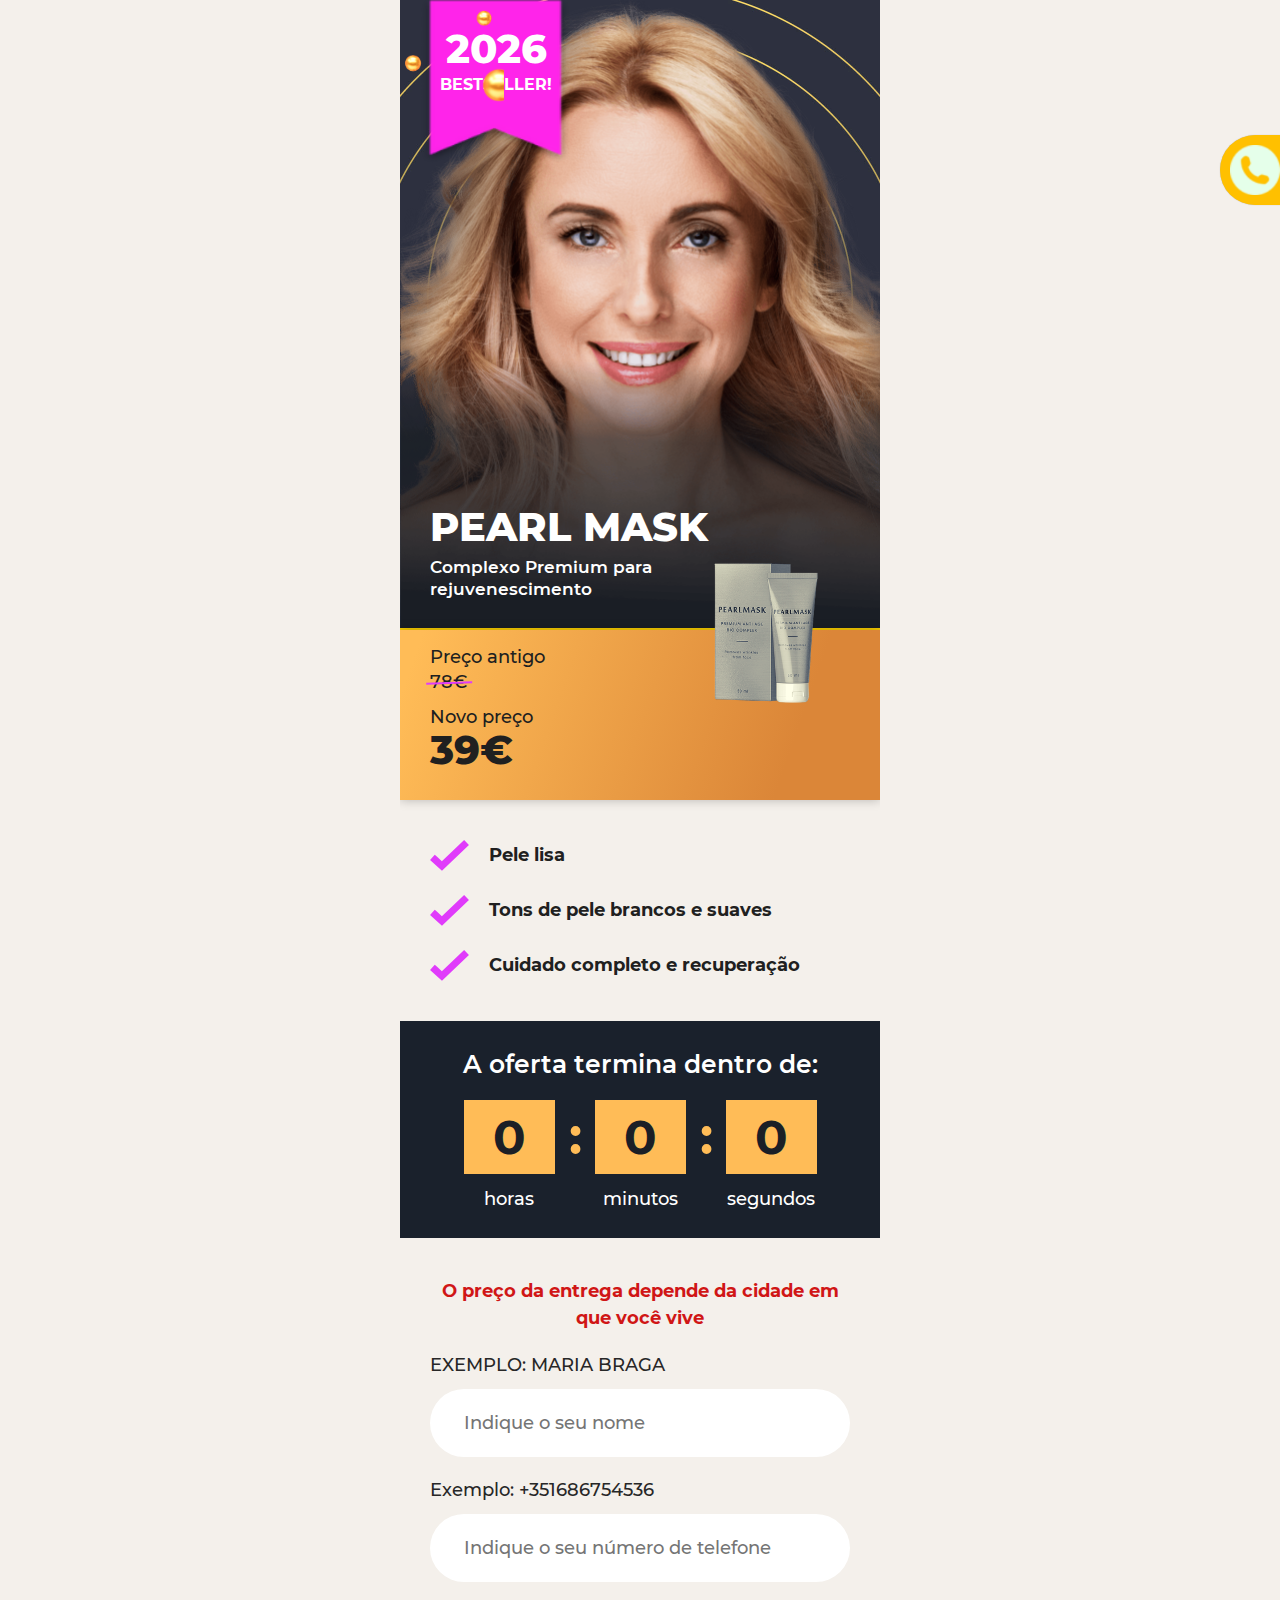
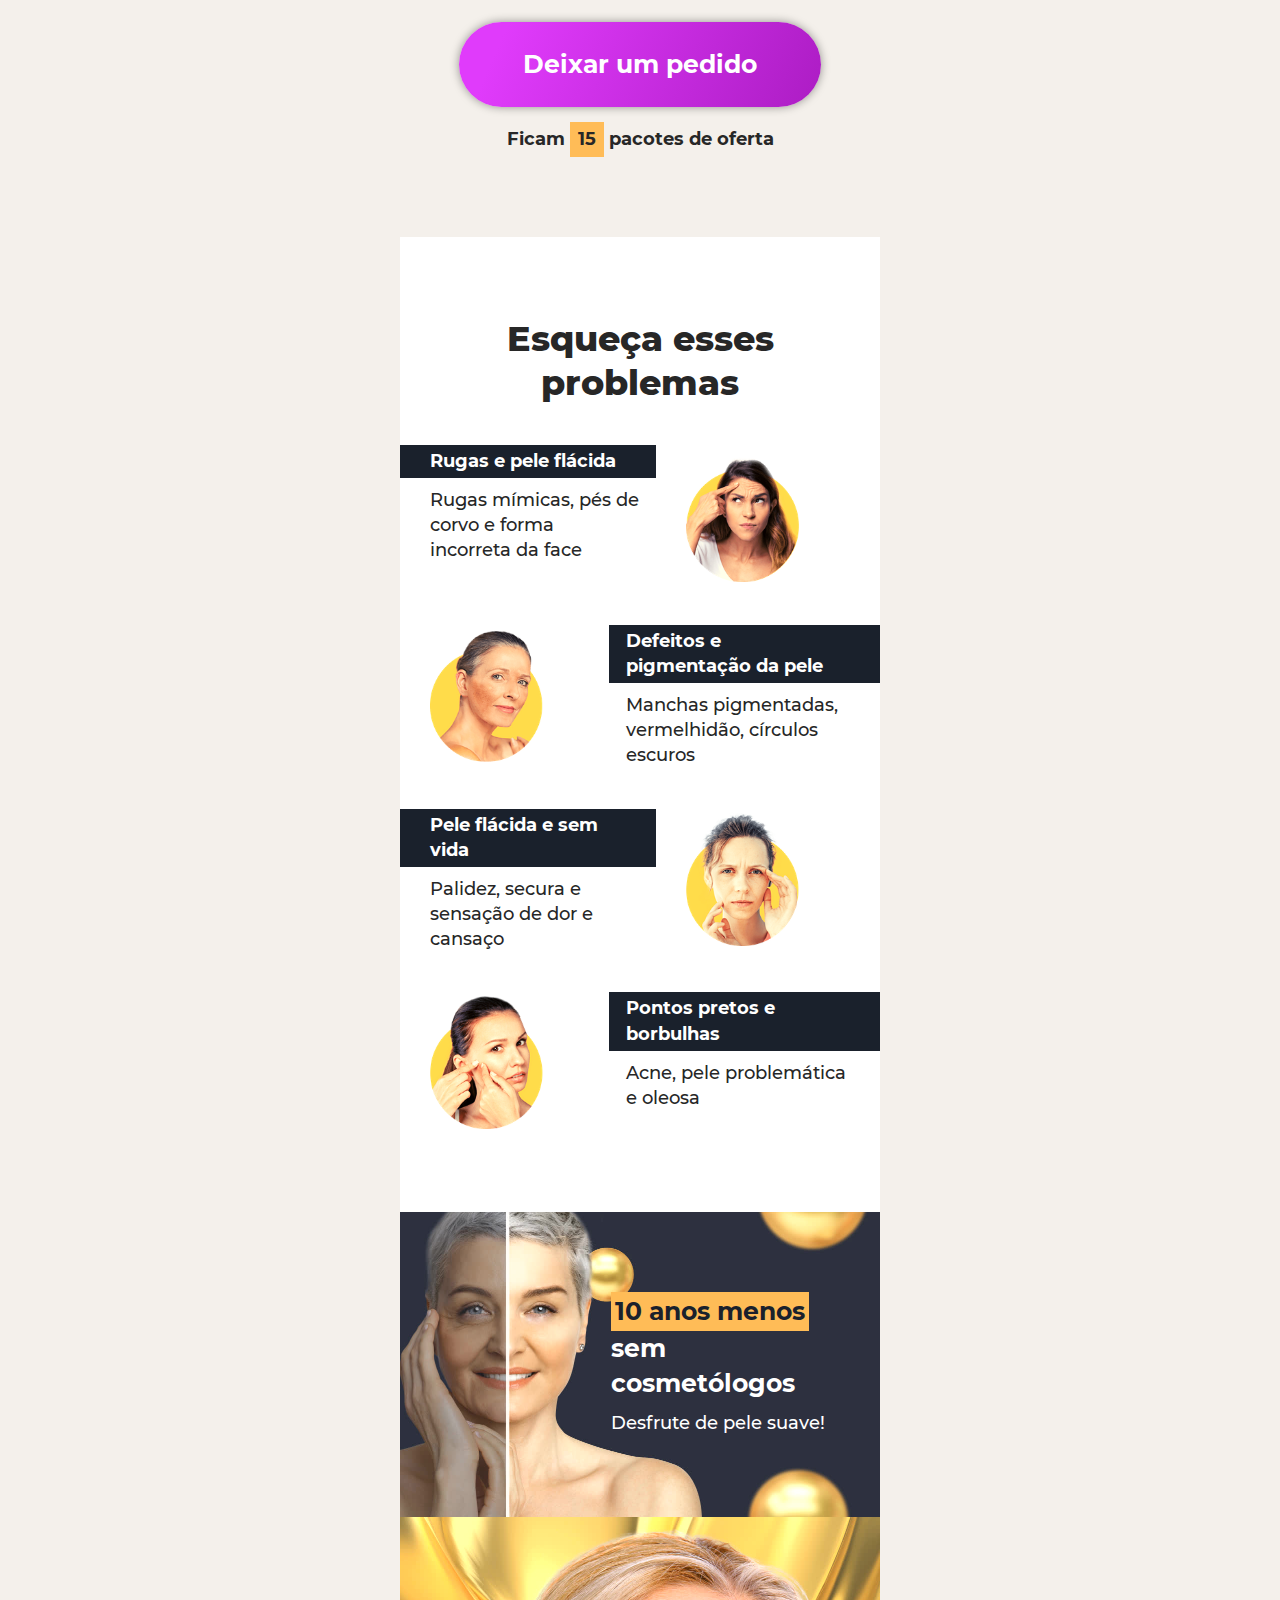
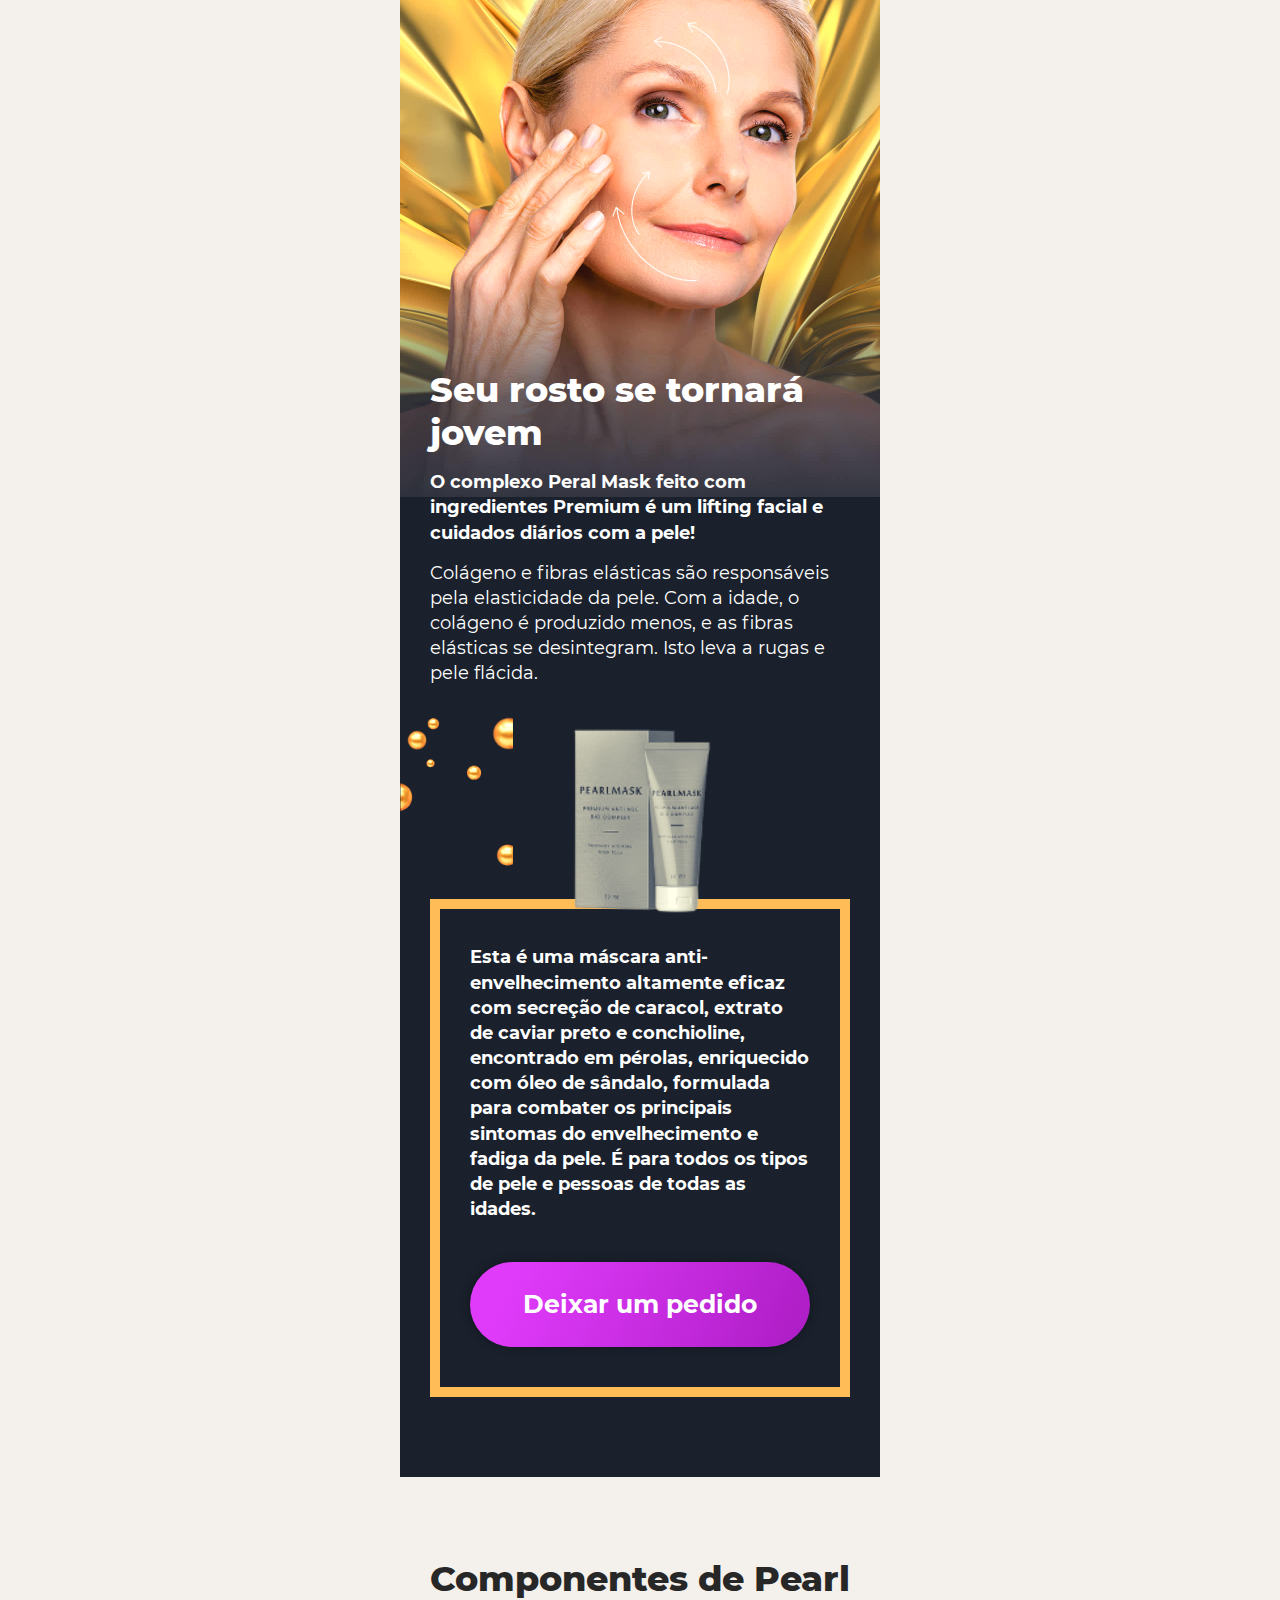
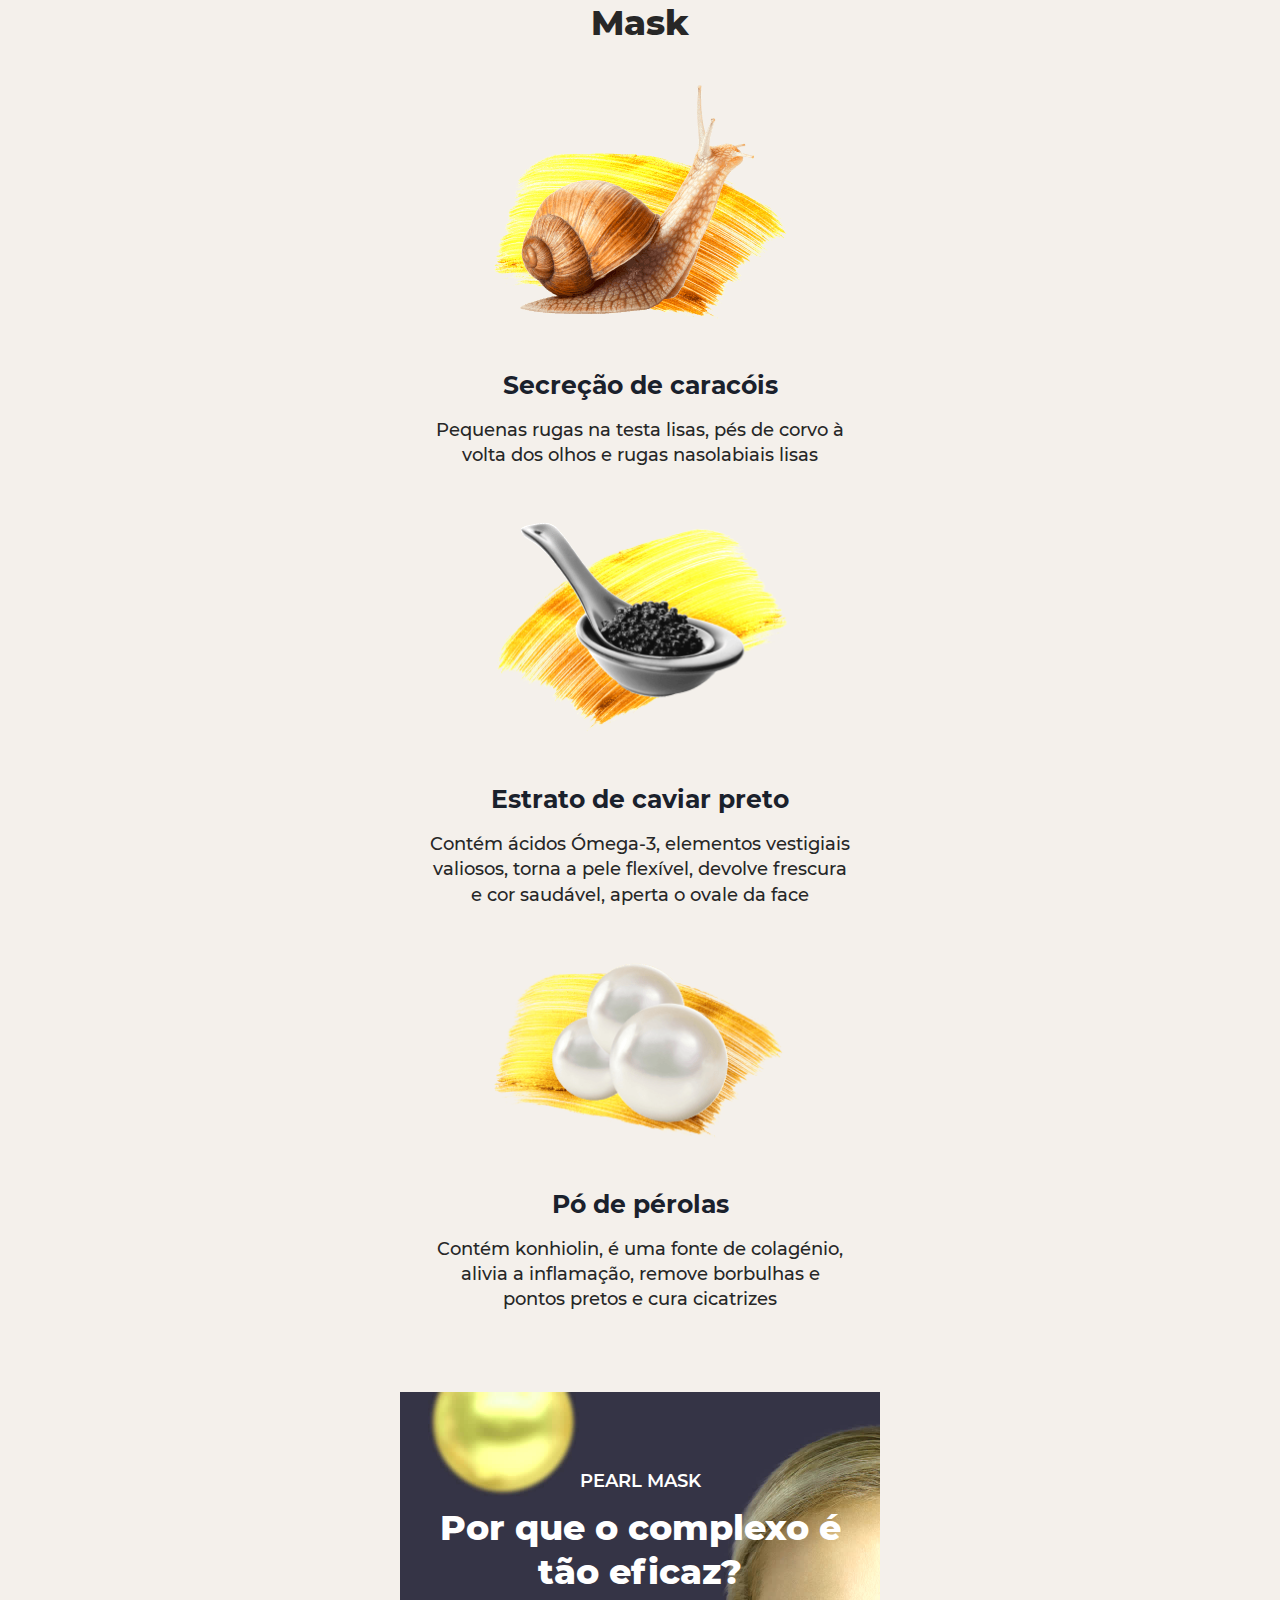
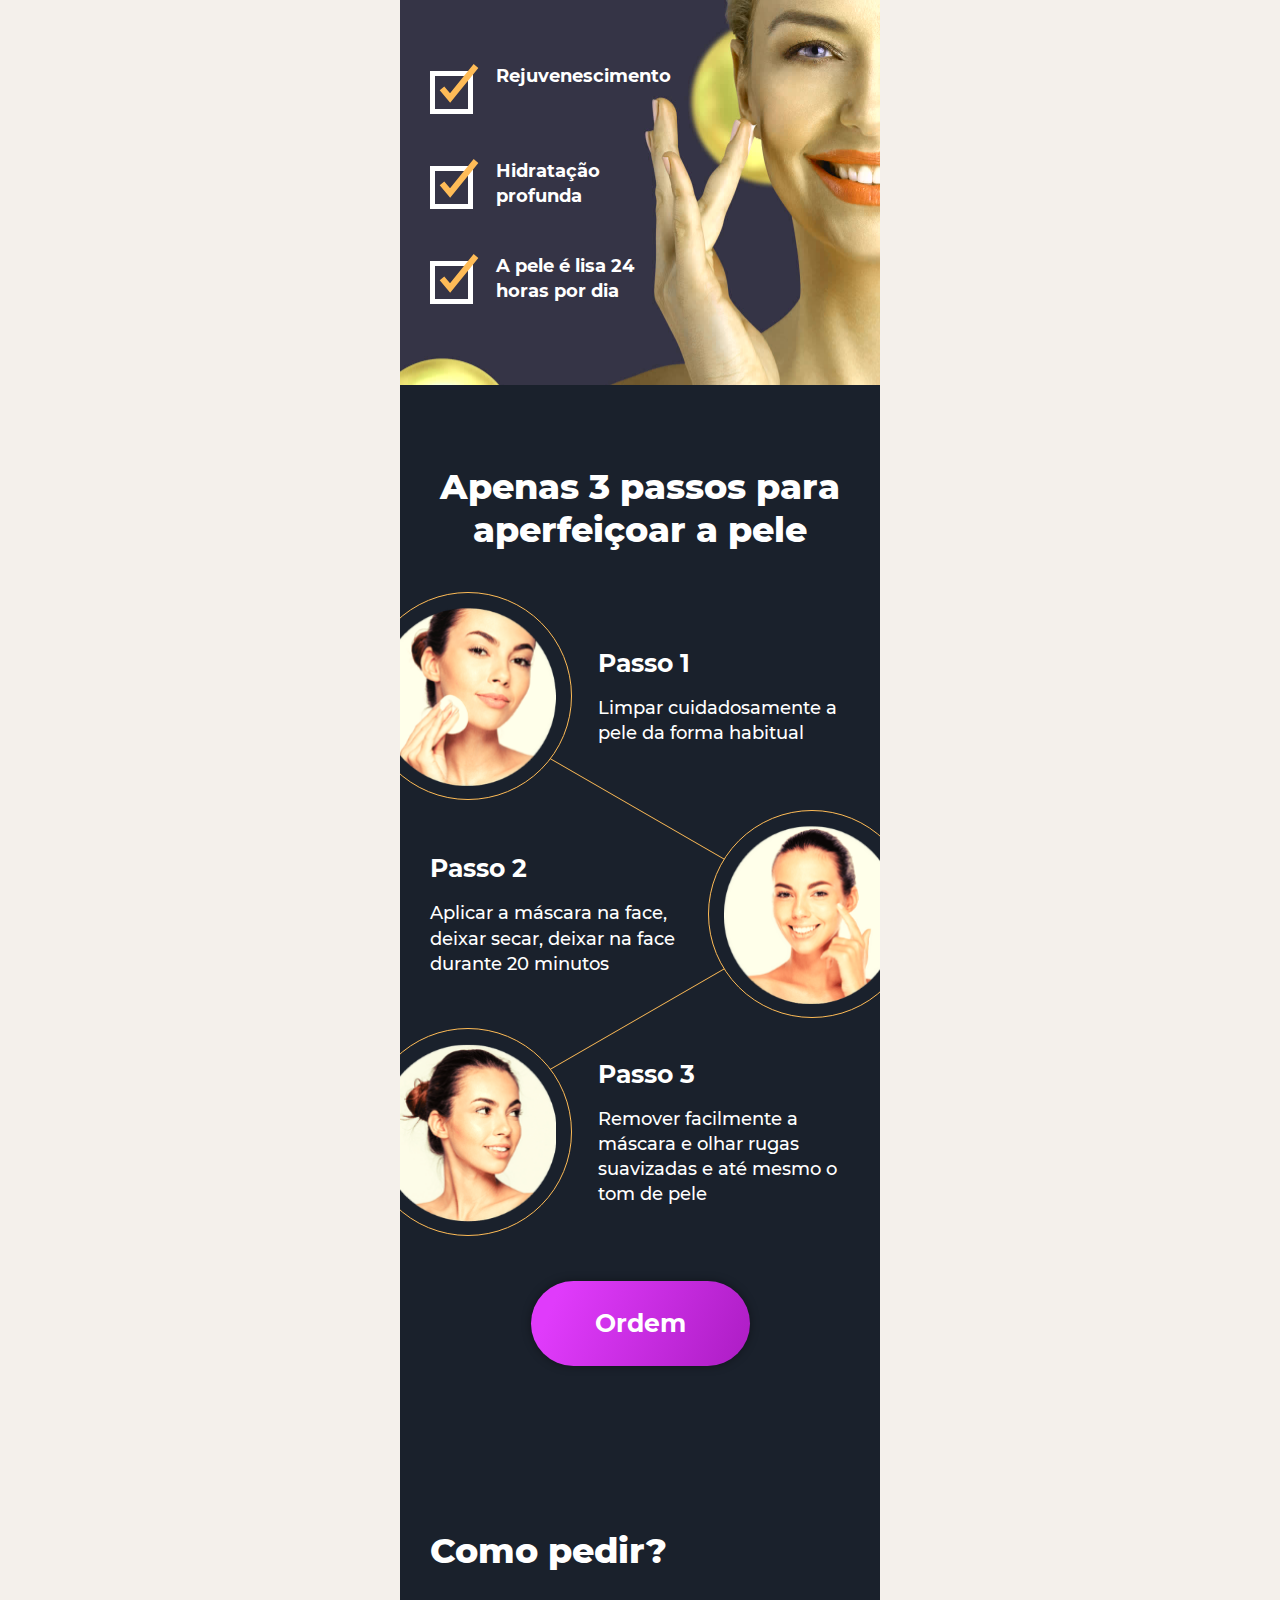
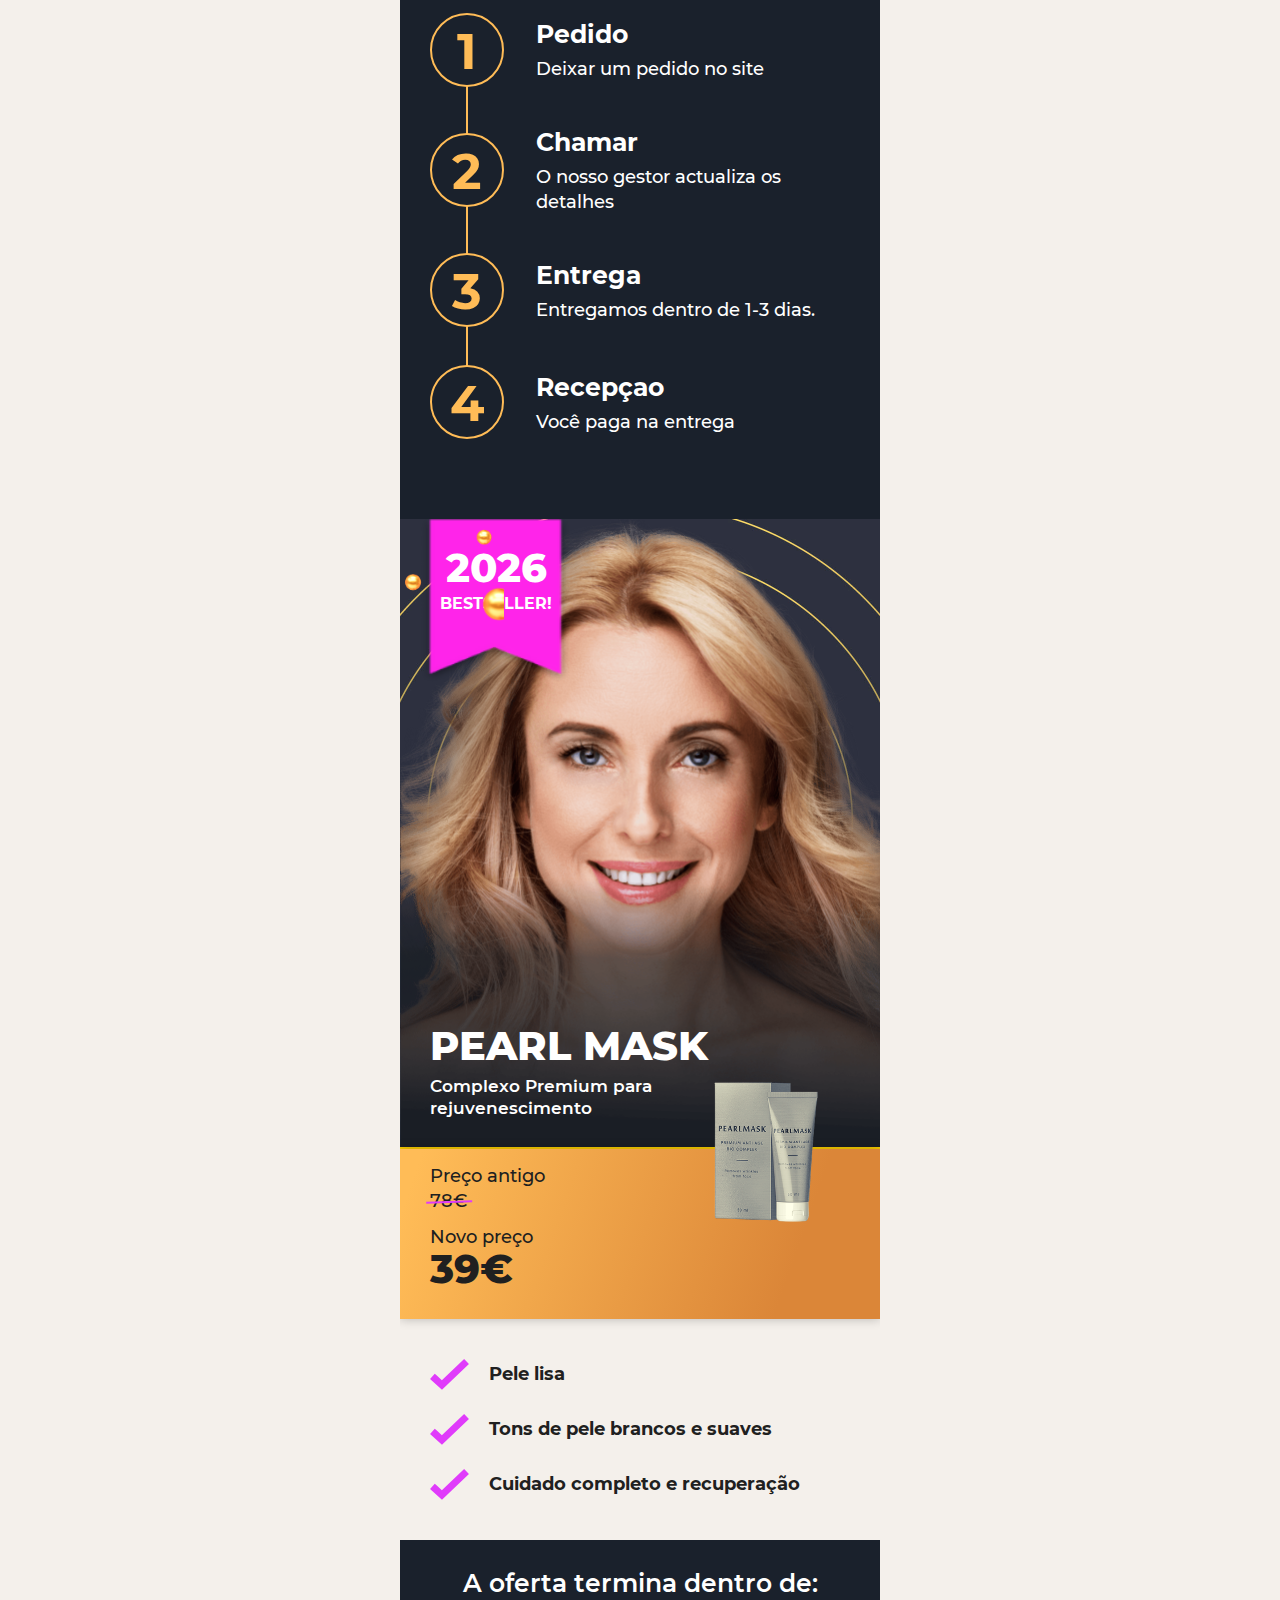
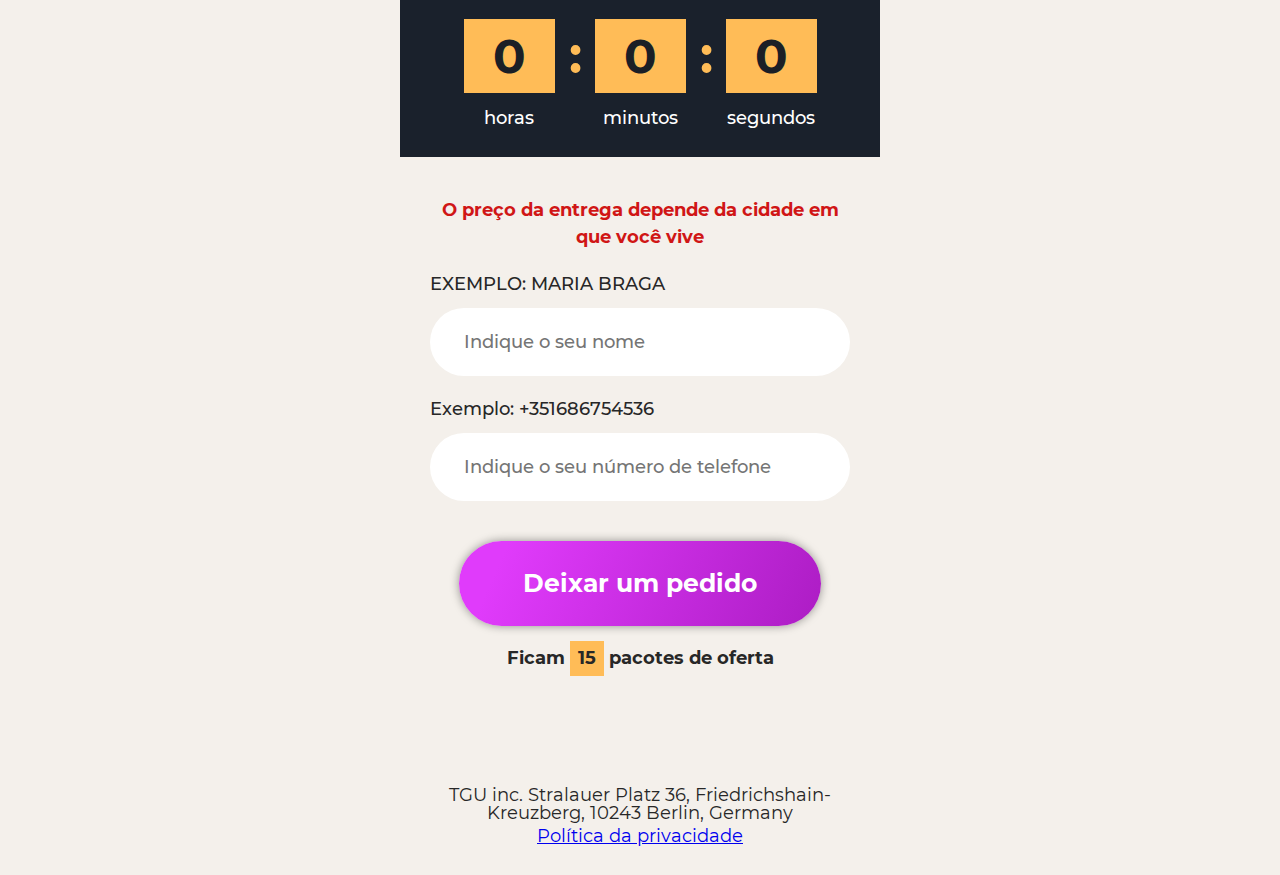
<file: index.html>
<!DOCTYPE html>
<html>

<head>
    <meta charset="utf-8">
    <meta name="description" content>
    <meta name="viewport" content="width=device-width,initial-scale=1">
    <title>Pearl Mask</title>
    <link rel="apple-touch-icon" href="img/apple-touch-icon.png">
    <link rel="stylesheet" href="css/main.css">
</head>

<body><svg width="0" height="0" style="position:absolute">
        <symbol fill="none" viewBox="0 0 39 39" id="arrow-next" xmlns="http://www.w3.org/2000/svg">
            <circle r="18" transform="matrix(-1 0 0 1 19.5 19.5)" stroke="#1A212C" stroke-width="3" />
            <path d="M14.733 12.133l9.534 7.8-9.534 7.8" stroke="#1A212C" stroke-width="3" />
        </symbol>
        <symbol fill="none" viewBox="0 0 39 39" id="arrow-prev" xmlns="http://www.w3.org/2000/svg">
            <circle cx="19.5" cy="19.5" r="18" stroke="#1A212C" stroke-width="3" />
            <path d="M24.267 12.133l-9.534 7.8 9.534 7.8" stroke="#1A212C" stroke-width="3" />
        </symbol>
        <symbol fill="none" viewBox="0 0 39 31" id="check-purple" xmlns="http://www.w3.org/2000/svg">
            <path d="M5 19.708L11.917 26 34 5" stroke="#E03BFB" stroke-width="7" stroke-linecap="square" />
        </symbol>
        <symbol fill="none" viewBox="0 0 49 50" id="checkbox" xmlns="http://www.w3.org/2000/svg">
            <path stroke="#fff" stroke-width="5" d="M2.5 9.5h38v38h-38z" />
            <path d="M12 24.412L20.11 34 46 2" stroke="#FFBC57" stroke-width="6" />
        </symbol>
        <symbol fill="none" viewBox="0 0 96 17" id="logo" xmlns="http://www.w3.org/2000/svg">
            <path
                d="M0 .18h2.94v6.76h3.3V.18H9.2v16.2H6.24V9.06h-3.3v7.32H0V.18zM10.759.18h2.92v16.2h-2.92V.18zM17.607.18h3.16l3.24 16.2h-2.74l-.64-3.74h-2.82l-.66 3.74h-2.78l3.24-16.2zm2.7 10.58l-1.1-6.8-1.1 6.8h2.2zM24.636.18h2.94v14.18h3.94v2.02h-6.88V.18zM36.337 16.6c-1.173 0-2.093-.213-2.76-.64-.666-.427-1.133-1.033-1.4-1.82-.266-.787-.4-1.787-.4-3V.18h2.88v11.3c0 .933.107 1.653.32 2.16.227.507.68.76 1.36.76.694 0 1.147-.253 1.36-.76.227-.507.34-1.227.34-2.16V.18h2.86v10.96c0 1.2-.133 2.2-.4 3-.266.787-.733 1.393-1.4 1.82-.666.427-1.586.64-2.76.64zM42.226.18h3.9c1.706 0 2.98.327 3.82.98.84.64 1.26 1.747 1.26 3.32 0 1.027-.154 1.867-.46 2.52-.294.64-.807 1.107-1.54 1.4l2.26 7.98h-2.96l-1.94-7.42h-1.4v7.42h-2.94V.18zm3.88 6.94c.84 0 1.433-.193 1.78-.58.36-.387.54-1.02.54-1.9 0-.853-.16-1.473-.48-1.86-.307-.387-.867-.58-1.68-.58h-1.1v4.92h.94zM56.778 16.6c-1.68 0-2.88-.447-3.6-1.34-.72-.907-1.08-2.227-1.08-3.96V5.22c0-1.72.36-3.02 1.08-3.9.72-.88 1.92-1.32 3.6-1.32 1.667 0 2.86.44 3.58 1.32.72.88 1.08 2.18 1.08 3.9v6.08c0 1.72-.366 3.033-1.1 3.94-.72.907-1.906 1.36-3.56 1.36zm0-2.18c.654 0 1.094-.207 1.32-.62.227-.413.34-1.013.34-1.8V4.54c0-.787-.113-1.38-.34-1.78-.213-.4-.653-.6-1.32-.6-.666 0-1.113.207-1.34.62-.226.4-.34.987-.34 1.76V12c0 .787.114 1.387.34 1.8.227.413.674.62 1.34.62zM62.628.18h2.06l3.94 9.24V.18h2.44v16.2h-1.96l-3.96-9.68v9.68h-2.52V.18zM72.606.18h2.92v16.2h-2.92V.18zM77.034.18h2.94V7.3l3.22-7.12h2.82l-3.1 7.22 3.42 8.98h-2.94l-2.7-7.36-.72 1.22v6.14h-2.94V.18z"
                fill="#fff" />
            <path
                d="M89.099.18h3.16l3.24 16.2h-2.74l-.64-3.74h-2.82l-.66 3.74h-2.78l3.24-16.2zm2.7 10.58l-1.1-6.8-1.1 6.8h2.2z"
                fill="#fff" />
        </symbol>
    </svg>
    <div class="mk-wrapper">
        <header class="header">
            <div class="header__hero hero">
                <div class="hero__discount">
                    <p><span>
                            <script>
                                document.write((new Date).getFullYear())
                            </script>
                        </span> bestseller!</p>
                </div>
                <div class="hero__befaf"><img src="img/hero-before.png" alt class="before">
                    <div class="after">
                        <div class="after__inner"></div>
                    </div>
                </div>
                <div class="hero__fg"><img src="img/hero-balls.png" alt></div>
                <div class="hero__text">
                    <h1> Pearl Mask</h1>
                    <p> Complexo Premium para rejuvenescimento </p>
                </div>
            </div>
            <div class="header__prodprice prodprice">
                <div class="prodprice__price">
                    <p class="old"> Preço antigo<br><span>78&euro;</span></p>
                    <p class="new"> Novo preço <span> 39&euro;</span></p>
                </div>
                <div class="prodprice__prod"><img src="img/product.png" alt></div>
            </div>
            <ul class="header__list">
                <li>
                    <p><svg class="svg-check-purple-dims">
                            <use href="#check-purple" /></svg><span> Pele lisa</span></p>
                </li>
                <li>
                    <p><svg class="svg-check-purple-dims">
                            <use href="#check-purple" /></svg><span> Tons de pele brancos e suaves</span></p>
                </li>
                <li>
                    <p><svg class="svg-check-purple-dims">
                            <use href="#check-purple" /></svg><span> Cuidado completo e recuperação</span></p>
                </li>
            </ul>
            <div class="header__timer">
                <p class="timer__remain"> A oferta termina dentro de:</p>
                <ul class="timer">
                    <li class="timer__item"><span class="num t-hour"> 0</span>
                        <p> horas</p>
                    </li>
                    <li class="timer__item"><span class="num t-min"> 0</span>
                        <p> minutos</p>
                    </li>
                    <li class="timer__item"><span class="num t-sec"> 0</span>
                        <p> segundos</p>
                    </li>
                </ul>
            </div>
            <div class="header__form">
                <p class="form__depends"> O preço da entrega depende da cidade em que você vive</p>
                <form action class="form" method="POST"><label for> EXEMPLO: MARIA BRAGA</label> <input type="text"
                        name="name" placeholder="Indique o seu nome" required> <label for> Exemplo:
                        +351686754536</label> <input type="tel" name="phone"
                        placeholder="Indique o seu número de telefone" required>
                    <fieldset><button type="submit" class="mk-button form__button"> Deixar um pedido</button></fieldset>
                </form>
                <p class="form__instock"> Ficam <span> 15</span> pacotes de oferta</p>
            </div>
        </header>
        <section class="section forget">
            <h2 class="section__title"> Esqueça esses problemas</h2>
            <ul class="forget__list">
                <li>
                    <div class="text">
                        <h3 class="text__title"> Rugas e pele flácida</h3>
                        <p class="text__text"> Rugas mímicas, pés de corvo e forma incorreta da face</p>
                    </div>
                    <div class="image"><img src="img/forget1.png" alt></div>
                </li>
                <li>
                    <div class="text">
                        <h3 class="text__title"> Defeitos e pigmentação da pele</h3>
                        <p class="text__text"> Manchas pigmentadas, vermelhidão, círculos escuros</p>
                    </div>
                    <div class="image"><img src="img/forget2.png" alt></div>
                </li>
                <li>
                    <div class="text">
                        <h3 class="text__title"> Pele flácida e sem vida</h3>
                        <p class="text__text"> Palidez, secura e sensação de dor e cansaço</p>
                    </div>
                    <div class="image"><img src="img/forget3.png" alt></div>
                </li>
                <li>
                    <div class="text">
                        <h3 class="text__title"> Pontos pretos e borbulhas</h3>
                        <p class="text__text"> Acne, pele problemática e oleosa</p>
                    </div>
                    <div class="image"><img src="img/forget4.png" alt></div>
                </li>
            </ul>
        </section>
        <section class="section minusten">
            <h3 class="minusten__title"><span> 10 anos menos</span><br> sem cosmetólogos</h3>
            <p class="minusten__text"> Desfrute de pele suave!</p>
        </section>
        <section class="instayoung">
            <h2 class="instayoung__title"> Seu rosto se tornará jovem</h2>
            <p class="section__text instayoung__text"><strong> O complexo Peral Mask feito com ingredientes Premium é um
                    lifting facial e cuidados diários com a pele!</strong></p>
            <p class="section__text instayoung__text"> Colágeno e fibras elásticas são responsáveis pela elasticidade da
                pele. Com a idade, o colágeno é produzido menos, e as fibras elásticas se desintegram. Isto leva a rugas
                e pele flácida.</p>
        </section>
        <section class="cta">
            <div class="cta__frame"><img src="img/product.png" alt class="cta__product">
                <p class="cta__text"> Esta é uma máscara anti-envelhecimento altamente eficaz com secreção de caracol,
                    extrato de caviar preto e conchioline, encontrado em pérolas, enriquecido com óleo de sândalo,
                    formulada para combater os principais sintomas do envelhecimento e fadiga da pele. É para
                    todos os tipos de pele e pessoas de todas as idades.</p><a href="#order-form"
                    class="mk-button cta__button"> Deixar um pedido</a>
            </div>
            <div class="cta__fg"><img src="img/instayoung-balls.png" alt></div>
        </section>
        <section class="section components">
            <h2 class="section__title"> Componentes de Pearl Mask</h2>
            <ul class="components__list">
                <li>
                    <div class="image"><img src="img/comp1.png" alt></div>
                    <h3> Secreção de caracóis</h3>
                    <p> Pequenas rugas na testa lisas, pés de corvo à volta dos olhos e rugas nasolabiais lisas</p>
                </li>
                <li>
                    <div class="image"><img src="img/comp2.png" alt></div>
                    <h3> Estrato de caviar preto</h3>
                    <p> Contém ácidos Ómega-3, elementos vestigiais valiosos, torna a pele flexível, devolve frescura e
                        cor saudável, aperta o ovale da face</p>
                </li>
                <li>
                    <div class="image"><img src="img/comp3.png" alt></div>
                    <h3> Pó de pérolas</h3>
                    <p> Contém konhiolin, é uma fonte de colagénio, alivia a inflamação, remove borbulhas e pontos
                        pretos e cura cicatrizes</p>
                </li>
                <!--  <li>
                    <div class="image"><img src="img/comp4.png" alt></div>
                    <h3> Аргановое масло</h3>
                    <p> Оно также изветно под именем "золото пустыни", идеально подходит для устранения и предотвращения признаков старения кожи</p>
                </li>
                <li>
                    <div class="image"><img src="img/comp5.png" alt></div>
                    <h3> Витамин Е</h3>
                    <p> Способствует выработке коллагена, делает кожу эластичной, свежей и светящейся</p>
                </li> -->
            </ul>
        </section>
        <section class="section effective">
            <div class="effective__logo"> Pearl Mask </div>
            <h2 class="section__title section__title--light"> Por que o complexo é tão eficaz?</h2>
            <ul class="effective__list">
                <li>
                    <p><svg class="svg-checkbox-dims">
                            <use href="#checkbox" /></svg><span> Rejuvenescimento </span></p>
                </li>
                <li>
                    <p><svg class="svg-checkbox-dims">
                            <use href="#checkbox" /></svg><span> Hidratação profunda</span></p>
                </li>
                <li>
                    <p><svg class="svg-checkbox-dims">
                            <use href="#checkbox" /></svg><span> A pele é lisa 24 horas por dia</span></p>
                </li>
            </ul>
        </section>
       
        <section class="section steps">
            <h2 class="section__title section__title--light"> Apenas 3 passos para aperfeiçoar a pele</h2>
            <ul class="steps__list">
                <li>
                    <div class="image"><img src="img/step1.png" alt></div>
                    <div class="text">
                        <h3> Passo 1</h3>
                        <p> Limpar cuidadosamente a pele da forma habitual</p>
                    </div>
                </li>
                <li>
                    <div class="image"><img src="img/step2.png" alt></div>
                    <div class="text">
                        <h3> Passo 2</h3>
                        <p> Aplicar a máscara na face, deixar secar, deixar na face durante 20 minutos</p>
                    </div>
                </li>
                <li>
                    <div class="image"><img src="img/step3.png" alt></div>
                    <div class="text">
                        <h3> Passo 3</h3>
                        <p> Remover facilmente a máscara e olhar rugas suavizadas e até mesmo o tom de pele</p>
                    </div>
                </li>
            </ul>
            <div class="button__wrap"><a href="#order-form" class="mk-button"> Ordem</a></div>
        </section>
    
        <section class="section order">
            <h2 class="order__title"> Como pedir?</h2>
            <ul class="order__list">
                <li>
                    <div class="num"><span>1</span></div>
                    <div class="text">
                        <h3> Pedido</h3>
                        <p> Deixar um pedido no site</p>
                    </div>
                </li>
                <li>
                    <div class="num"><span>2</span></div>
                    <div class="text">
                        <h3> Chamar</h3>
                        <p> O nosso gestor actualiza os detalhes</p>
                    </div>
                </li>
                <li>
                    <div class="num"><span>3</span></div>
                    <div class="text">
                        <h3> Entrega</h3>
                        <p> Entregamos dentro de 1-3 dias.</p>
                    </div>
                </li>
                <li>
                    <div class="num"><span>4</span></div>
                    <div class="text">
                        <h3> Recepçao</h3>
                        <p> Você paga na entrega</p>
                    </div>
                </li>
            </ul>
        </section>
        <section class="header">
            <div class="header__hero hero">
                <div class="hero__discount">
                    <p><span>
                            <script>
                                document.write((new Date).getFullYear())
                            </script>
                        </span> bestseller!</p>
                </div>
                <div class="hero__befaf"><img src="img/hero-before.png" alt class="before">
                    <div class="after">
                        <div class="after__inner"></div>
                    </div>
                </div>
                <div class="hero__text">
                    <h1> Pearl Mask</h1>
                    <p> Complexo Premium para rejuvenescimento </p>
                </div>
                <div class="hero__fg"><img src="img/hero-balls.png" alt></div>
            </div>
            <div class="header__prodprice prodprice">
                <div class="prodprice__price">
                    <p class="old"> Preço antigo<br><span>78&euro;</span></p>
                    <p class="new"> Novo preço <span> 39&euro;</span></p>
                </div>
                <div class="prodprice__prod"><img src="img/product.png" alt></div>
            </div>
            <ul class="header__list">
                <li>
                    <p><svg class="svg-check-purple-dims">
                            <use href="#check-purple" /></svg><span> Pele lisa</span></p>
                </li>
                <li>
                    <p><svg class="svg-check-purple-dims">
                            <use href="#check-purple" /></svg><span> Tons de pele brancos e suaves</span></p>
                </li>
                <li>
                    <p><svg class="svg-check-purple-dims">
                            <use href="#check-purple" /></svg><span> Cuidado completo e recuperação</span></p>
                </li>
            </ul>
            <div class="header__timer">
                <div class="timer__wrap">
                    <p class="timer__remain"> A oferta termina dentro de:</p>
                    <ul class="timer">
                        <li class="timer__item"><span class="num t-hour"> 0</span>
                            <p> horas</p>
                        </li>
                        <li class="timer__item"><span class="num t-min"> 0</span>
                            <p> minutos</p>
                        </li>
                        <li class="timer__item"><span class="num t-sec"> 0</span>
                            <p> segundos</p>
                        </li>
                    </ul>
                </div>
            </div>
            <div class="header__form" id="order-form">
                <p class="form__depends"> O preço da entrega depende da cidade em que você vive</p>
                <form action class="form" method="POST"><label for> EXEMPLO: MARIA BRAGA</label> <input type="text"
                        name="name" placeholder="Indique o seu nome" required> <label for> Exemplo:
                        +351686754536</label> <input type="tel" name="phone"
                        placeholder="Indique o seu número de telefone" required>
                    <fieldset><button type="submit" class="mk-button form__button"> Deixar um pedido</button></fieldset>
                </form>
                <p class="form__instock"> Ficam <span> 15</span> pacotes de oferta</p>
            </div>
        </section>
        <footer class="footer">
            <p class="footer__text">TGU inc. Stralauer Platz 36, Friedrichshain-Kreuzberg, 10243 Berlin, Germany</p>
            <a href="policy_pt.html" target="_blank"> Política da privacidade</a>
        </footer>
    </div>


    <script src="js/vendor.js"></script>
    <script src="js/main.js"></script>

    <!-- CB -->
    <div class="feedback">
        <img src="img/i-phone.png" alt>
    </div>
    <div class="popup-window">
        <div class="close-popup"></div>
        <form method="POST" action>
            <label for="name2"> EXEMPLO: MARIA BRAGA</label>
            <input id="name2" type="text" name="name" placeholder="Indique o seu nome" required>
            <label for="phone2"> Exemplo: +351686754536</label>
            <input id="phone2" type="tel" name="phone" placeholder="Indique o seu número de telefone" required>
            <button type="submit"> Deixar um pedido</button>
        </form>
    </div>
    <style>
        .feedback {
            width: 75px;
            height: 70px;
            position: fixed;
            right: -15px;
            top: 15%;
            display: flex;
            align-items: center;
            background-color: #ffc000;
            ;
            padding-left: 10px;
            border-top-left-radius: 35px;
            border-bottom-left-radius: 35px;
            cursor: pointer;
            z-index: 1000;
            box-shadow: 0px 0px 1px rgba(0, 0, 0, 0.3);
            transition: all .5s;
        }

        .feedback:hover {
            right: 0;
        }

        .feedback img {
            width: 50px;
            height: 50px;
        }

        .popup-window {
            font-family: inherit;
            display: none;
            width: 300px;
            position: fixed;
            right: 0;
            top: 15%;
            padding: 35px 10px;
            background: #fff;
            border-radius: 5px;
            z-index: 2000;
        }

        .popup-window form {
            width: 100%;
            min-height: auto;
            padding: 0;
            background: inherit;
            box-shadow: none;
        }

        .popup-window label {
            display: block;
            margin-bottom: 5px;
            font-size: 14px;
            color: #333;
            text-transform: uppercase;
        }

        .popup-window input {
            box-sizing: border-box;
            width: 100%;
            height: auto;
            margin-bottom: 10px;
            padding: 10px;
            border: none;
            font-family: inherit;
            font-size: 16px;
            margin-bottom: 15px;
            border: 1px solid #333;
        }

        .popup-window button {
            width: 100%;
            padding: 10px;
            border: none;
            border-radius: 5px;
            background: #ffc000;
            color: #000;
            cursor: pointer;
            font-family: inherit;
            font-size: 16px;
            font-weight: bold;
            text-transform: uppercase;
            margin-top: 15px;
            border-radius: 20px;
        }

        .close-popup {
            position: absolute;
            right: 10px;
            top: 5px;
            width: 27px;
            height: 27px;
            background-color: #fff;
            cursor: pointer;
        }

        .close-popup:before {
            content: "";
            background: #333;
            width: 20px;
            height: 1px;
            position: absolute;
            top: 13px;
            left: 4px;
            transform: rotate(-45deg);
        }

        .close-popup:after {
            content: "";
            background: #333;
            width: 20px;
            height: 1px;
            position: absolute;
            top: 13px;
            left: 4px;
            transform: rotate(45deg);
        }
    </style>
    <script>
        $(document).ready(function () {

            $('.feedback').click(function () {
                $('.popup-window').show();
            });
            $('.close-popup').click(function () {
                $('.popup-window').hide();
            });

        });
    </script>
    <script src="https://cdn.ldrock.com/additionals.js?geo=PT"></script>



</body>

</html>
</file>
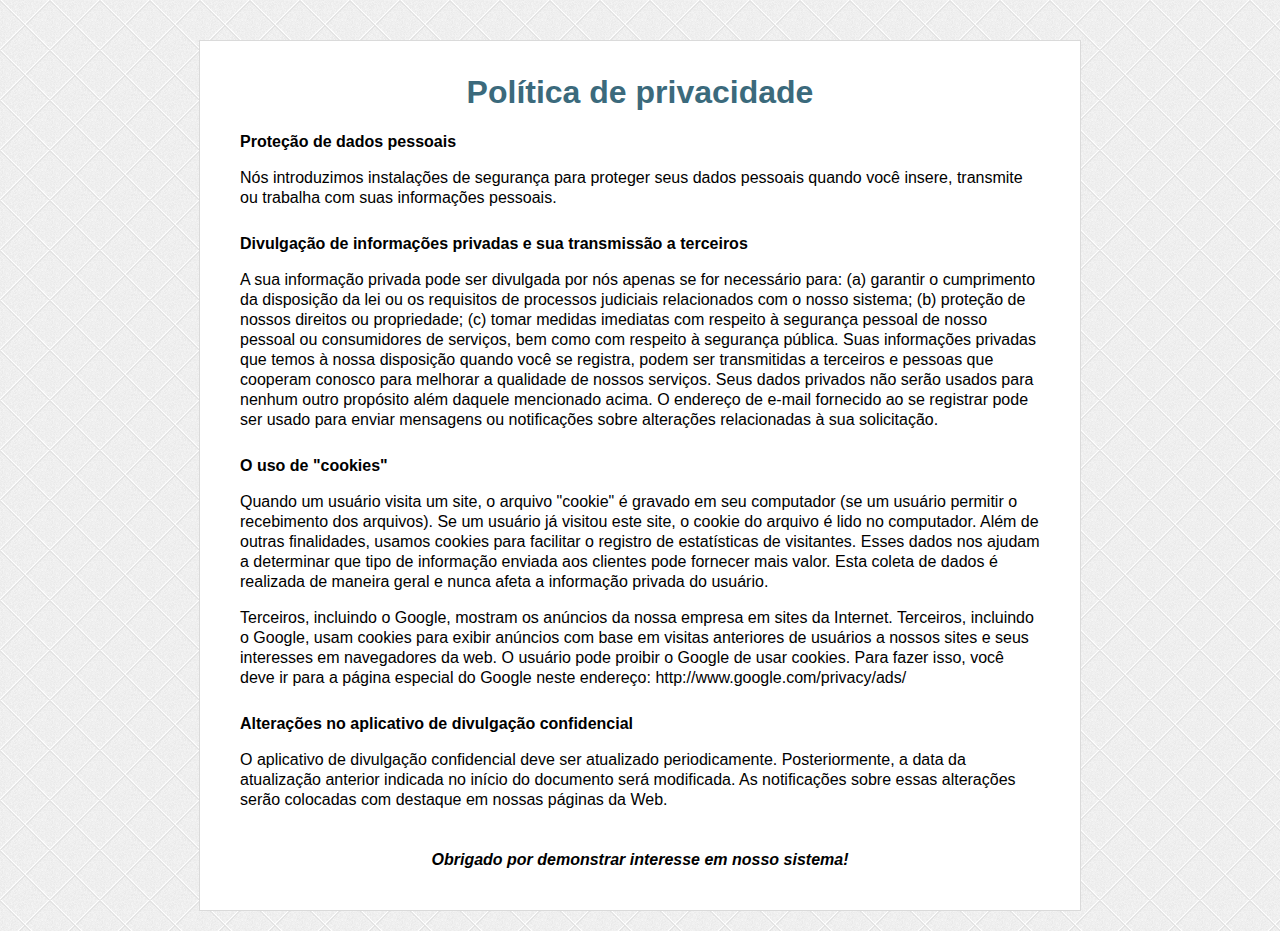
<file: policy_pt.html>
<!DOCTYPE html>
<!-- saved from url=(0051)http://princess.pruduct4sport.com/ro/policy_en.html -->
<html lang="pt">

<head>
    <meta http-equiv="Content-Type" content="text/html; charset=UTF-8">

    <title>Política de privacidade</title>
    <style type="text/css">
        .jlhlebbhengjlhmcjebbkambaekglhkf {
            top: 0px;
            left: 0px;
            min-width: 30px;
            max-width: 300px;
            font-size: 13px;
            font-family: arial, helvetica, sans-serif;
            opacity: .93;
            padding: 0px;
            position: absolute;
            display: block;
            z-index: 999997;
            font-style: normal;
            font-variant: normal;
            font-weight: normal;
        }

        #jlhlebbhengjlhmcjebbkambaekglhkf_up {
            text-align: center;
            padding: 0px;
            margin: 0px;
        }

        #jlhlebbhengjlhmcjebbkambaekglhkf_cont {
            background-color: #729FCF;
            font-family: arial, helvetica, sans-serif-webkit-box-shadow: #729FCF 0px 0px 2px;
            color: #FFFFFF;
            padding: 7px;
            -webkit-border-radius: 5px;
        }

        #jlhlebbhengjlhmcjebbkambaekglhkf_down {
            text-align: center;
            padding: 0px;
            margin: 0px;
        }
    </style>
</head>

<body>
    <footer class="block_more_info">
        <style scoped="">
            body,
            html {
                min-height: 100%;
                margin: 0px;
                padding: 0px;
                background: url('[data-uri]');
            }

            body {
                padding-top: 40px;
            }

            .block_more_info {
                width: 800px;
                margin: 0px auto 20px;
                background: #fff;
                font-family: Arial;
                padding: 20px 40px 40px 40px;
                border: 1px solid #DADADA;
                line-height: 20px;
            }

            .block_more_info h1 {
                color: #3B6A7C;
                margin-bottom: 30px;
                text-align: center;
            }

            .s1 {
                font-style: italic;
                text-align: center;
                margin: 40px 0 0 0;
                font-weight: bold;
            }

            h2 {
                font-size: 16px;
                margin-top: 26px;
            }
        </style>
        <h1> Política de privacidade </h1>

        <h2> Proteção de dados pessoais </h2>
        <p> Nós introduzimos instalações de segurança para proteger seus dados pessoais quando você insere, transmite ou trabalha
            com suas informações pessoais. </p>

        <h2> Divulgação de informações privadas e sua transmissão a terceiros </h2>
        <p> A sua informação privada pode ser divulgada por nós apenas se for necessário para: (a) garantir o cumprimento da
            disposição da lei ou os requisitos de processos judiciais relacionados com o nosso sistema; (b) proteção de nossos
            direitos ou propriedade; (c) tomar medidas imediatas com respeito à segurança pessoal de nosso pessoal ou consumidores
            de serviços, bem como com respeito à segurança pública. Suas informações privadas que temos à nossa disposição
            quando você se registra, podem ser transmitidas a terceiros e pessoas que cooperam conosco para melhorar a qualidade
            de nossos serviços. Seus dados privados não serão usados ​​para nenhum outro propósito além daquele mencionado
            acima. O endereço de e-mail fornecido ao se registrar pode ser usado para enviar mensagens ou notificações sobre
            alterações relacionadas à sua solicitação. </p>
        <h2> O uso de "cookies" </h2>
        <p> Quando um usuário visita um site, o arquivo "cookie" é gravado em seu computador (se um usuário permitir o recebimento
            dos arquivos). Se um usuário já visitou este site, o cookie do arquivo é lido no computador. Além de outras finalidades,
            usamos cookies para facilitar o registro de estatísticas de visitantes. Esses dados nos ajudam a determinar que
            tipo de informação enviada aos clientes pode fornecer mais valor. Esta coleta de dados é realizada de maneira
            geral e nunca afeta a informação privada do usuário. </p>
        <p> Terceiros, incluindo o Google, mostram os anúncios da nossa empresa em sites da Internet. Terceiros, incluindo o
            Google, usam cookies para exibir anúncios com base em visitas anteriores de usuários a nossos sites e seus interesses
            em navegadores da web. O usuário pode proibir o Google de usar cookies. Para fazer isso, você deve ir para a
            página especial do Google neste endereço: http://www.google.com/privacy/ads/ </p>

        <h2> Alterações no aplicativo de divulgação confidencial </h2>
        <p> O aplicativo de divulgação confidencial deve ser atualizado periodicamente. Posteriormente, a data da atualização
            anterior indicada no início do documento será modificada. As notificações sobre essas alterações serão colocadas
            com destaque em nossas páginas da Web. </p>
        <p class="s1"> Obrigado por demonstrar interesse em nosso sistema! </p>
    </footer>



</body>

</html>
</file>
<file: css/main.css>
article, aside, details, figcaption, figure, footer, header, hgroup, main, nav, section, summary {
	display: block
}

audio, canvas, video {
	display: inline-block
}

audio:not([controls]) {
	display: none;
	height: 0
}

[hidden], template {
	display: none
}

html {
	font-family: sans-serif;
	-ms-text-size-adjust: 100%;
	-webkit-text-size-adjust: 100%
}

body {
	margin: 0
}

a {
	background: transparent
}

a:focus {
	outline: thin dotted
}

a:active, a:hover {
	outline: 0
}

h1 {
	font-size: 2em;
	margin: .67em 0
}

abbr[title] {
	border-bottom: 1px dotted
}

b, strong {
	font-weight: 700
}

dfn {
	font-style: italic
}

hr {
	-moz-box-sizing: content-box;
	box-sizing: content-box;
	height: 0
}

mark {
	background: #ff0;
	color: #000
}

code, kbd, pre, samp {
	font-family: monospace, serif;
	font-size: 1em
}

pre {
	white-space: pre-wrap
}

q {
	quotes: "\201C" "\201D" "\2018" "\2019"
}

small {
	font-size: 80%
}

sub, sup {
	font-size: 75%;
	line-height: 0;
	position: relative;
	vertical-align: baseline
}

sup {
	top: -.5em
}

sub {
	bottom: -.25em
}

img {
	border: 0
}

svg:not(:root) {
	overflow: hidden
}

figure {
	margin: 0
}

fieldset {
	border: 1px solid silver;
	margin: 0 2px;
	padding: .35em .625em .75em
}

legend {
	border: 0;
	padding: 0
}

button, input, select, textarea {
	font-family: inherit;
	font-size: 100%;
	margin: 0
}

button, input {
	line-height: normal
}

button, select {
	text-transform: none
}

button, html input[type=button], input[type=reset], input[type=submit] {
	-webkit-appearance: button;
	cursor: pointer
}

button[disabled], html input[disabled] {
	cursor: default
}

input[type=checkbox], input[type=radio] {
	box-sizing: border-box;
	padding: 0
}

input[type=search] {
	-webkit-appearance: textfield;
	-moz-box-sizing: content-box;
	-webkit-box-sizing: content-box;
	box-sizing: content-box
}

input[type=search]::-webkit-search-cancel-button, input[type=search]::-webkit-search-decoration {
	-webkit-appearance: none
}

button::-moz-focus-inner, input::-moz-focus-inner {
	border: 0;
	padding: 0
}

textarea {
	overflow: auto;
	vertical-align: top
}

table {
	border-collapse: collapse;
	border-spacing: 0
}

.slick-slider {
	box-sizing: border-box;
	-webkit-user-select: none;
	-moz-user-select: none;
	-ms-user-select: none;
	user-select: none;
	-webkit-touch-callout: none;
	-khtml-user-select: none;
	-ms-touch-action: pan-y;
	touch-action: pan-y;
	-webkit-tap-highlight-color: transparent
}

.slick-list, .slick-slider {
	position: relative;
	display: block
}

.slick-list {
	overflow: hidden;
	margin: 0;
	padding: 0
}

.slick-list:focus {
	outline: none
}

.slick-list.dragging {
	cursor: pointer;
	cursor: hand
}

.slick-slider .slick-list, .slick-slider .slick-track {
	-webkit-transform: translateZ(0);
	-moz-transform: translateZ(0);
	-ms-transform: translateZ(0);
	-o-transform: translateZ(0);
	transform: translateZ(0)
}

.slick-track {
	position: relative;
	top: 0;
	left: 0;
	display: block;
	margin-left: auto;
	margin-right: auto
}

.slick-track:after, .slick-track:before {
	display: table;
	content: ""
}

.slick-track:after {
	clear: both
}

.slick-loading .slick-track {
	visibility: hidden
}

.slick-slide {
	display: none;
	float: left;
	height: 100%;
	min-height: 1px
}

[dir=rtl] .slick-slide {
	float: right
}

.slick-slide img {
	display: block
}

.slick-slide.slick-loading img {
	display: none
}

.slick-slide.dragging img {
	pointer-events: none
}

.slick-initialized .slick-slide {
	display: block
}

.slick-loading .slick-slide {
	visibility: hidden
}

.slick-vertical .slick-slide {
	display: block;
	height: auto;
	border: 1px solid transparent
}

.slick-arrow.slick-hidden {
	display: none
}

@font-face {
	font-family: Montserrat;
	font-style: normal;
	font-weight: 400;
	font-display: swap;
	src: url(../fonts/montserrat-v14-latin-ext_latin-regular.eot);
	src: local("Montserrat Regular"), local("Montserrat-Regular"), url(../fonts/montserrat-v14-latin-ext_latin-regular.eot?#iefix) format("embedded-opentype"), url(../fonts/montserrat-v14-latin-ext_latin-regular.woff2) format("woff2"), url(../fonts/montserrat-v14-latin-ext_latin-regular.woff) format("woff"), url(../fonts/montserrat-v14-latin-ext_latin-regular.ttf) format("truetype"), url(../fonts/montserrat-v14-latin-ext_latin-regular.svg#Montserrat) format("svg")
}

@font-face {
	font-family: Montserrat;
	font-style: normal;
	font-weight: 500;
	font-display: swap;
	src: url(../fonts/montserrat-v14-latin-ext_latin-500.eot);
	src: local("Montserrat Medium"), local("Montserrat-Medium"), url(../fonts/montserrat-v14-latin-ext_latin-500.eot?#iefix) format("embedded-opentype"), url(../fonts/montserrat-v14-latin-ext_latin-500.woff2) format("woff2"), url(../fonts/montserrat-v14-latin-ext_latin-500.woff) format("woff"), url(../fonts/montserrat-v14-latin-ext_latin-500.ttf) format("truetype"), url(../fonts/montserrat-v14-latin-ext_latin-500.svg#Montserrat) format("svg")
}

@font-face {
	font-family: Montserrat;
	font-style: normal;
	font-weight: 600;
	font-display: swap;
	src: url(../fonts/montserrat-v14-latin-ext_latin-600.eot);
	src: local("Montserrat SemiBold"), local("Montserrat-SemiBold"), url(../fonts/montserrat-v14-latin-ext_latin-600.eot?#iefix) format("embedded-opentype"), url(../fonts/montserrat-v14-latin-ext_latin-600.woff2) format("woff2"), url(../fonts/montserrat-v14-latin-ext_latin-600.woff) format("woff"), url(../fonts/montserrat-v14-latin-ext_latin-600.ttf) format("truetype"), url(../fonts/montserrat-v14-latin-ext_latin-600.svg#Montserrat) format("svg")
}

@font-face {
	font-family: Montserrat;
	font-style: normal;
	font-weight: 800;
	font-display: swap;
	src: url(../fonts/montserrat-v14-latin-ext_latin-800.eot);
	src: local("Montserrat ExtraBold"), local("Montserrat-ExtraBold"), url(../fonts/montserrat-v14-latin-ext_latin-800.eot?#iefix) format("embedded-opentype"), url(../fonts/montserrat-v14-latin-ext_latin-800.woff2) format("woff2"), url(../fonts/montserrat-v14-latin-ext_latin-800.woff) format("woff"), url(../fonts/montserrat-v14-latin-ext_latin-800.ttf) format("truetype"), url(../fonts/montserrat-v14-latin-ext_latin-800.svg#Montserrat) format("svg")
}

@font-face {
	font-family: Montserrat;
	font-style: normal;
	font-weight: 700;
	font-display: swap;
	src: url(../fonts/montserrat-v14-latin-ext_latin-700.eot);
	src: local("Montserrat Bold"), local("Montserrat-Bold"), url(../fonts/montserrat-v14-latin-ext_latin-700.eot?#iefix) format("embedded-opentype"), url(../fonts/montserrat-v14-latin-ext_latin-700.woff2) format("woff2"), url(../fonts/montserrat-v14-latin-ext_latin-700.woff) format("woff"), url(../fonts/montserrat-v14-latin-ext_latin-700.ttf) format("truetype"), url(../fonts/montserrat-v14-latin-ext_latin-700.svg#Montserrat) format("svg")
}

*, :after, :before {
	-webkit-box-sizing: border-box;
	box-sizing: border-box
}

html {
	font-size: 625%
}

body {
	font-family: Montserrat, Arial, Helvetica, sans-serif;
	font-size: .18rem;
	font-weight: 400;
	line-height: 1;
	color: #272727;
	background-color: #f4f0eb;
	max-width: 480px;
	margin: 0 auto
}

img {
	max-width: 100%
}

h1, h2, h3, h4, h5, h6, p {
	margin: 0
}

ul {
	list-style-type: none
}

fieldset, ul {
	margin: 0;
	padding: 0
}

fieldset {
	border: none
}

.icon {
	display: inline;
	display: inline-block
}

.svg-arrow-next-dims, .svg-arrow-prev-dims {
	width: .39rem;
	height: .39rem
}

.svg-check-purple-dims {
	width: .39rem;
	height: .31rem
}

.svg-checkbox-dims {
	width: .49rem;
	height: .5rem
}

.svg-logo-dims {
	width: .96rem;
	height: .17rem
}

.mk-wrapper {
	overflow: hidden
}

.header {
	padding-bottom: .4rem
}

.header__list {
	padding: .28rem .3rem
}

.header__list li {
	padding: .12rem 0
}

.header__list li p {
	display: -webkit-box;
	display: -ms-flexbox;
	display: flex;
	-webkit-box-align: center;
	-ms-flex-align: center;
	align-items: center
}

.header__list li p span {
	margin-left: .2rem;
	color: #202020;
	font-weight: 700;
	line-height: 1.5
}

.header__timer {
	background-color: #1a212c;
	padding: .25rem .3rem
}

.header__form {
	padding: .4rem .3rem
}

.form {
	padding-top: .2rem
}

.form__depends {
	font-weight: 700;
	line-height: 1.5;
	color: #d01616;
	text-align: center
}

.form label {
	display: block;
	width: 100%;
	font-weight: 500;
	line-height: 1.5;
	color: #272727;
	margin-bottom: .1rem
}

.form input, .form select, .form textarea {
	-webkit-appearance: none;
	-moz-appearance: none;
	appearance: none;
	border: none;
	outline: none !important;
	background-color: #fff;
	display: block;
	width: 100%;
	border-radius: .4rem;
	padding: .23rem .34rem;
	font-weight: 500;
	color: #202020;
	margin-bottom: .2rem
}

.form::-webkit-input-placeholder {
	font-weight: 500;
	line-height: 1;
	color: #878787
}

.form::-moz-placeholder {
	font-weight: 500;
	line-height: 1;
	color: #878787
}

.form:-ms-input-placeholder {
	font-weight: 500;
	line-height: 1;
	color: #878787
}

.form::-ms-input-placeholder {
	font-weight: 500;
	line-height: 1;
	color: #878787
}

.form::placeholder {
	font-weight: 500;
	line-height: 1;
	color: #878787
}

.form fieldset {
	text-align: center
}

.form__button {
	margin-top: .2rem
}

.form__instock {
	font-weight: 700;
	color: #272727;
	line-height: 1.5;
	text-align: center;
	margin-top: .15rem
}

.form__instock span {
	display: inline-block;
	background-color: #ffbc57;
	padding: .04rem .08rem
}

@-webkit-keyframes shine {
	0% {
		left: -180%
	}

	to {
		left: 90%
	}

}

@keyframes shine {
	0% {
		left: -180%
	}

	to {
		left: 90%
	}

}

.mk-button {
	-webkit-appearance: none;
	-moz-appearance: none;
	appearance: none;
	border: none;
	outline: none !important;
	background: linear-gradient(294.13deg, #a518bc -12.54%, #e03bfb 87.54%);
	-webkit-box-shadow: 0 0 10px rgba(0, 0, 0, .4);
	box-shadow: 0 0 10px rgba(0, 0, 0, .4);
	border-radius: .5rem;
	display: inline-block;
	text-align: center;
	padding: .25rem .64rem;
	color: #fff;
	font-size: .25rem;
	font-weight: 700;
	line-height: 1.4;
	text-decoration: none;
	overflow: hidden;
	position: relative
}

.mk-button:after {
	content: "";
	position: absolute;
	top: 0;
	left: -200%;
	width: 200%;
	height: 100%;
	-webkit-transform: skewX(-20deg);
	transform: skewX(-20deg);
	background-image: -webkit-gradient(linear, left top, right top, from(transparent), color-stop(hsla(0, 0%, 100%, .4)), to(transparent));
	background-image: linear-gradient(90deg, transparent, hsla(0, 0%, 100%, .4), transparent);
	-webkit-animation: shine 2.5s ease-in-out infinite;
	animation: shine 2.5s ease-in-out infinite
}

.timer {
	display: -webkit-box;
	display: -ms-flexbox;
	display: flex;
	-webkit-box-orient: horizontal;
	-webkit-box-direction: normal;
	-ms-flex-flow: row nowrap;
	flex-flow: row nowrap;
	-webkit-box-align: center;
	-ms-flex-align: center;
	align-items: center;
	-webkit-box-pack: center;
	-ms-flex-pack: center;
	justify-content: center
}

.timer__remain {
	font-size: .25rem;
	font-weight: 600;
	line-height: 1.5;
	color: #fff;
	margin-bottom: .17rem
}

.timer__item, .timer__remain {
	text-align: center
}

.timer__item:not(:last-child) {
	margin-right: .4rem
}

.timer__item:not(:last-child) .num {
	position: relative
}

.timer__item:not(:last-child) .num:before {
	content: ":";
	position: absolute;
	font-size: .5rem;
	font-weight: 700;
	line-height: 1;
	color: #ffbc57;
	right: -.27rem;
	top: 0 .6rem
}

.timer__item .num {
	display: -webkit-inline-box;
	display: -ms-inline-flexbox;
	display: inline-flex;
	-webkit-box-align: center;
	-ms-flex-align: center;
	align-items: center;
	-webkit-box-pack: center;
	-ms-flex-pack: center;
	justify-content: center;
	width: .91rem;
	height: .74rem;
	background-color: #ffbc57;
	text-align: center;
	font-size: .48rem;
	font-weight: 700;
	line-height: 1;
	color: #1b1f26
}

.timer__item>p {
	font-weight: 500;
	line-height: 1.5;
	color: #fff;
	margin-top: .12rem
}

@-webkit-keyframes scrollOuter {
	0%, to {
		-webkit-transform: translateY(-100%);
		transform: translateY(-100%)
	}

	50% {
		-webkit-transform: translateY(0);
		transform: translateY(0)
	}

}

@keyframes scrollOuter {
	0%, to {
		-webkit-transform: translateY(-100%);
		transform: translateY(-100%)
	}

	50% {
		-webkit-transform: translateY(0);
		transform: translateY(0)
	}

}

@-webkit-keyframes scrollInner {
	0%, to {
		-webkit-transform: translateY(100%);
		transform: translateY(100%)
	}

	50% {
		-webkit-transform: translateY(0);
		transform: translateY(0)
	}

}

@keyframes scrollInner {
	0%, to {
		-webkit-transform: translateY(100%);
		transform: translateY(100%)
	}

	50% {
		-webkit-transform: translateY(0);
		transform: translateY(0)
	}

}

.hero {
	position: relative;
	background: url(../img/hero-bg.jpg);
	background-size: cover;
	background-position: 50% 0;
	background-repeat: no-repeat
}

.hero__discount {
	position: absolute;
	left: .2rem;
	top: 0;
	background-image: url(../img/discount-bg.png);
	background-size: 100% 100%;
	background-position: center center;
	background-repeat: no-repeat;
	padding: .25rem .20rem .7rem;
	z-index: 10
}

.hero__discount p {
	text-align: center;
	color: #fff;
	font-size: .16rem;
	font-weight: 700;
	line-height: 1.5;
	text-transform: uppercase
}

.hero__discount p span {
	display: block;
	font-size: .4rem;
	font-weight: 800;
	line-height: 1.2
}

.hero__befaf {
	position: relative;
	overflow: hidden;
	text-align: center;
	height: 6.3rem
}

.hero__befaf .after {
	overflow: hidden;
	border-bottom: 2px solid #f7ca00;
	-webkit-animation: scrollOuter 3.5s ease-in-out infinite;
	animation: scrollOuter 3.5s ease-in-out infinite
}

.hero__befaf .after, .hero__befaf .after__inner {
	position: absolute;
	top: 0;
	left: 0;
	width: 100%;
	height: 6.3rem
}

.hero__befaf .after__inner {
	background: url(../img/hero-after.png) top/contain no-repeat;
	-webkit-animation: scrollInner 3.5s ease-in-out infinite;
	animation: scrollInner 3.5s ease-in-out infinite
}

.hero__fg {
	top: 0;
	width: 100%;
	height: 100%;
	z-index: 11
}

.hero__fg, .hero__text {
	position: absolute;
	left: 0
}

.hero__text {
	bottom: 0;
	padding-left: .3rem;
	padding-right: 1.46rem;
	padding-bottom: .3rem
}

.hero__text h1, .hero__text h2 {
	font-size: .4rem;
	font-weight: 800;
	line-height: 1.2;
	color: #fff;
	text-transform: uppercase;
	margin-bottom: .05rem
}

.hero__text p {
	font-size: .17rem;
	font-weight: 600;
	line-height: 1.3;
	color: #fff
}

.prodprice {
	background: linear-gradient(289.37deg, #db8638 19.7%, #ffbc57 95.73%), #ffbc57;
	-webkit-box-shadow: 0 0 10px rgba(0, 0, 0, .25);
	box-shadow: 0 0 10px rgba(0, 0, 0, .25);
	padding: .15rem .3rem;
	position: relative
}

.prodprice__price {
	width: 3rem
}

.prodprice__price .old {
	color: #202020;
	font-size: .18rem;
	font-weight: 500;
	line-height: 1.4;
	margin-bottom: .1rem
}

.prodprice__price .old span {
	display: inline-block;
	position: relative
}

.prodprice__price .old span:before {
	content: "";
	position: absolute;
	width: 120%;
	height: 2px;
	top: calc(50% - 1px);
	left: 50%;
	-webkit-transform: translateX(-50%) rotate(-2deg);
	transform: translateX(-50%) rotate(-2deg);
	background-color: #e03bfb
}

.prodprice__price .new {
	color: #202020;
	font-size: .18rem;
	font-weight: 500;
	line-height: 1.4;
	margin-bottom: .1rem
}

.prodprice__price .new span {
	display: block;
	font-size: .4rem;
	font-weight: 800;
	line-height: 1.25;
	text-transform: uppercase;
	margin-top: -.06rem
}

.prodprice__prod {
	position: absolute;
	right: .22rem;
	bottom: .05rem;
    width: 1.5rem;
    height: 2.4rem;
 }

.section {
	padding: .8rem 0
}

.section__title {
	padding: 0 .3rem;
	text-align: center;
	font-size: .35rem;
	font-weight: 800;
	line-height: 1.25;
	color: #272727;
	margin-bottom: .4rem
}

.section__title--light {
	color: #fff
}

.section__text {
	font-size: .18rem;
	line-height: 1.4;
	color: #fff
}

.forget {
	background-color: #fff
}

.forget__list li {
	display: -webkit-box;
	display: -ms-flexbox;
	display: flex
}

.forget__list li:not(:last-child) {
	margin-bottom: .4rem
}

.forget__list li .text__title {
	font-size: .18rem;
	font-weight: 700;
	line-height: 1.4;
	color: #fff;
	background-color: #1a212c;
	padding: .04rem 0;
	margin-bottom: .1rem
}

.forget__list li .text__text {
	font-weight: 500;
	line-height: 1.4;
	color: #272727
}

.forget__list li .image {
	-ms-flex-negative: 0;
	flex-shrink: 0;
	width: 1.64rem
}

.forget__list li:nth-child(odd) .text {
	padding-right: .3rem
}

.forget__list li:nth-child(odd) .text__text, .forget__list li:nth-child(odd) .text__title {
	padding-left: .3rem;
	padding-right: .17rem
}

.forget__list li:nth-child(odd) .image {
	margin-right: .3rem
}

.forget__list li:nth-child(2n) {
	-webkit-box-orient: horizontal;
	-webkit-box-direction: reverse;
	-ms-flex-flow: row-reverse nowrap;
	flex-flow: row-reverse nowrap
}

.forget__list li:nth-child(2n) .text {
	padding-left: .15rem
}

.forget__list li:nth-child(2n) .text__text, .forget__list li:nth-child(2n) .text__title {
	padding-right: .3rem;
	padding-left: .17rem
}

.forget__list li:nth-child(2n) .image {
	margin-left: .3rem
}

.minusten {
	background: url(../img/minusten-bg.jpg) 50% 50% no-repeat;
	background-size: cover;
	padding-left: 2.11rem;
	padding-right: .3rem
}

.minusten__title {
	font-size: .25rem;
	font-weight: 700;
	line-height: 1.4;
	color: #fff;
	margin-bottom: .1rem
}

.minusten__title span {
	display: inline-block;
	padding: .02rem .04rem;
	color: #1a212c;
	background-color: #ffbc57
}

.minusten__text {
	font-size: .18rem;
	font-weight: 500;
	line-height: 1.4;
	color: #fff
}

.instayoung {
	padding-top: 4.51rem;
	padding-bottom: .13rem;
	background: #1a212c url(../img/instayoung.jpg) 50% 0 no-repeat;
	background-size: contain
}

.instayoung__title {
	font-size: .35rem;
	font-weight: 800;
	line-height: 1.25
}

.instayoung__text, .instayoung__title {
	padding: 0 .3rem;
	color: #fff;
	margin-bottom: .15rem
}

.cta {
	background-color: #1a212c;
	padding-top: 1.84rem;
	padding-bottom: .8rem;
	position: relative
}

.cta__fg {
	position: absolute;
	left: 0;
	top: 0;
	width: 100%;
	height: 100%
}

.cta__frame {
	margin: 0 .3rem;
	padding: .4rem .3rem;
	border: .1rem solid #ffbc57
}

.cta__product {
	width: 1.48rem;
	display: block;
	margin: -2.3rem auto 0
}

.cta__text {
	font-size: .18rem;
	font-weight: 700;
	line-height: 1.4;
	color: #fff;
	margin-top: .25rem;
	margin-bottom: .4rem
}

.cta__button {
	display: block;
	padding: .25rem .3rem;
	position: relative;
	z-index: 11
}

.components__list {
	margin-top: .4rem
}

.components__list li {
	padding: 0 .3rem
}

.components__list li:not(:last-child) {
	margin-bottom: .55rem
}

.components__list li .image {
	position: relative;
	text-align: center;
	margin-bottom: .48rem
}

.components__list li img {
	display: block;
	margin: 0 auto
}

.components__list li h3 {
	text-align: center;
	font-size: .25rem;
	font-weight: 700;
	line-height: 1.4;
	color: #1a212c;
	margin-bottom: .15rem
}

.components__list li p {
	text-align: center;
	font-size: .18rem;
	font-weight: 500;
	line-height: 1.4;
	color: #272727
}

.effective {
	background: url(../img/effective-bg.jpg) 50% 0 no-repeat;
	background-size: cover
}

.effective__logo {
	text-align: center;
	margin-bottom: .16rem;
	font-size: .18rem;
	font-weight: 600;
	text-transform: uppercase;
	color: #fff;
}

.effective__list {
	padding-left: .3rem;
	padding-right: 2.21rem;
	margin-top: .7rem
}

.effective__list li:not(:last-child) {
	margin-bottom: .45rem
}

.effective__list li p {
	display: -webkit-box;
	display: -ms-flexbox;
	display: flex;
	-webkit-box-orient: horizontal;
	-webkit-box-direction: normal;
	-ms-flex-flow: row nowrap;
	flex-flow: row nowrap
}

.effective__list li p svg {
	-ms-flex-negative: 0;
	flex-shrink: 0
}

.effective__list li p span {
	font-size: .18rem;
	font-weight: 700;
	line-height: 1.4;
	color: #fff;
	display: -webkit-inline-box;
	display: -ms-inline-flexbox;
	display: inline-flex;
	margin-left: .17rem
}

.pro {
	padding-top: 4.9rem;
	padding-bottom: .8rem;
	background: #fff url(../img/doctor.png) 50% 0 no-repeat;
	background-size: 100%
}

.pro__frame {
	border: .1rem solid #ffbc57;
	border-top: none;
	position: relative;
	margin: 0 .3rem;
	padding: .3rem .3rem .4rem
}

.pro__frame:before {
	content: "";
	position: absolute;
	left: -.1rem;
	top: -.7rem;
	width: calc(100% + .2rem);
	height: .72rem;
	background: url(../img/frame-top.svg) 50% 0 no-repeat;
	background-size: 100%
}

.pro__title {
	font-size: .35rem;
	font-weight: 800;
	line-height: 1.25;
	color: #272727;
	margin-bottom: .15rem
}

.pro__name {
	font-size: .18rem;
	font-weight: 700;
	line-height: 1.4;
	color: #1a212c;
	margin-bottom: .15rem
}

.pro__name span {
	display: block;
	font-size: .25rem
}

.pro__text {
	font-weight: 500;
	line-height: 1.4;
	color: #1a212c
}

.steps {
	background-color: #1a212c
}

.steps__list {
	overflow: hidden;
	margin-bottom: .45rem
}

.steps__list li {
	display: -webkit-box;
	display: -ms-flexbox;
	display: flex;
	-ms-flex-wrap: nowrap;
	flex-wrap: nowrap;
	-webkit-box-align: center;
	-ms-flex-align: center;
	align-items: center
}

.steps__list li:not(:last-child) {
	margin-bottom: .1rem
}

.steps__list li .image {
	-ms-flex-negative: 0;
	flex-shrink: 0;
	width: 2.08rem;
	height: 2.08rem;
	border-radius: 50%;
	border: 1px solid #ffbc57;
	padding: .15rem;
	background-color: #1a212c;
	z-index: 2
}

.steps__list li .image img {
	width: 1.56rem;
	height: 1.78rem;
	position: relative
}

.steps__list li .text h3 {
	font-size: .25rem;
	font-weight: 700;
	line-height: 1.4;
	color: #fff;
	margin-bottom: .15rem
}

.steps__list li .text p {
	font-size: .18rem;
	font-weight: 500;
	line-height: 1.4;
	color: #fff
}

.steps__list li:nth-child(odd) .image {
	text-align: right;
	margin-left: -.36rem
}

.steps__list li:nth-child(odd) .text {
	padding-left: .26rem;
	padding-right: .3rem
}

.steps__list li:nth-child(2n) {
	-webkit-box-orient: horizontal;
	-webkit-box-direction: reverse;
	-ms-flex-direction: row-reverse;
	flex-direction: row-reverse
}

.steps__list li:nth-child(2n) .image {
	text-align: left;
	margin-right: -.36rem
}

.steps__list li:nth-child(2n) .text {
	padding-right: .26rem;
	padding-left: .3rem
}

.steps__list li:nth-child(2) {
	position: relative
}

.steps__list li:nth-child(2):after, .steps__list li:nth-child(2):before {
	content: "";
	position: absolute;
	left: calc(50% - 1rem);
	width: 2rem;
	border-top: 1px solid #ffbc57;
	z-index: 1
}

.steps__list li:nth-child(2):before {
	top: 0;
	-webkit-transform: skewY(30deg);
	transform: skewY(30deg)
}

.steps__list li:nth-child(2):after {
	bottom: 0;
	-webkit-transform: skewY(-30deg);
	transform: skewY(-30deg)
}

.button__wrap {
	text-align: center
}

.reviews, .reviews__slider {
	position: relative
}

.reviews__slider {
	padding-bottom: .28rem
}

.reviews__slider .slick-arrow {
	-webkit-appearance: none;
	-moz-appearance: none;
	appearance: none;
	border: none;
	outline: none !important;
	background: transparent;
	padding: 0;
	position: absolute;
	bottom: 0;
	z-index: 2
}

.reviews__slider .slick-arrow.slick-prev {
	left: 1.59rem
}

.reviews__slider .slick-arrow.slick-next {
	right: 1.59rem
}

.reviews__slides {
	position: absolute;
	left: 50%;
	bottom: .85rem;
	font-size: .25rem;
	font-weight: 700;
	line-height: 1.4;
	color: #1a212c;
	-webkit-transform: translateX(-50%);
	transform: translateX(-50%)
}

.slide {
	outline: none !important;
	padding: 0 .2rem;
	margin: 0 .3rem .4rem;
	background-color: #fff;
	-webkit-box-shadow: 0 0 20px rgba(0, 0, 0, .2);
	box-shadow: 0 0 20px rgba(0, 0, 0, .2)
}

.slide__topbar {
	padding: .3rem 0;
	display: -webkit-box;
	display: -ms-flexbox;
	display: flex;
	-webkit-box-orient: horizontal;
	-webkit-box-direction: normal;
	-ms-flex-flow: row nowrap;
	flex-flow: row nowrap;
	-webkit-box-align: center;
	-ms-flex-align: center;
	align-items: center
}

.slide__topbar>img {
	-ms-flex-negative: 0;
	flex-shrink: 0;
	width: .6rem;
	height: auto
}

.slide__topbar p {
	padding-left: .2rem;
	font-weight: 500;
	line-height: 1.4;
	color: #272727
}

.slide__topbar p span {
	display: block;
	font-weight: 700
}

.slide__image {
	text-align: center
}

.slide__image img {
	display: block;
	margin: 0 auto
}

.slide__text {
	padding: .3rem 0;
	font-size: .18rem;
	font-weight: 500;
	line-height: 1.4;
	color: #272727
}

.order {
	background-color: #1a212c
}

.order__title {
	padding: 0 .3rem;
	font-size: .35rem;
	font-weight: 800;
	line-height: 1.25;
	color: #fff
}

.order__list {
	padding: 0 .3rem;
	margin-top: .4rem;
	position: relative
}

.order__list:before {
	content: "";
	position: absolute;
	left: .66rem;
	top: .1rem;
	height: 90%;
	border-left: 2px solid #ffbc57;
	z-index: 1
}

.order__list li {
	display: -webkit-box;
	display: -ms-flexbox;
	display: flex;
	-webkit-box-orient: horizontal;
	-webkit-box-direction: normal;
	-ms-flex-flow: row nowrap;
	flex-flow: row nowrap;
	-webkit-box-align: center;
	-ms-flex-align: center;
	align-items: center
}

.order__list li:not(:last-child) {
	margin-bottom: .38rem
}

.order__list li .num {
	width: .74rem;
	height: .74rem;
	border: 2px solid #ffbc57;
	border-radius: 50%;
	text-align: center;
	-ms-flex-negative: 0;
	flex-shrink: 0;
	background-color: #1a212c;
	position: relative;
	z-index: 2
}

.order__list li .num span {
	font-size: .5rem;
	font-weight: 700;
	line-height: .74rem;
	color: #ffbc57
}

.order__list li .text {
	padding-left: .32rem
}

.order__list li .text h3 {
	font-size: .25rem;
	font-weight: 700;
	line-height: 1.4;
	color: #fff;
	margin-bottom: .05rem
}

.order__list li .text p {
	font-size: .18rem;
	font-weight: 500;
	line-height: 1.4;
	color: #fff
}

.footer {
	padding: .3rem;
	text-align: center;
}

.footer__text {
	font-size: .18rem;
	text-align: center;
	margin-bottom: .05rem;
}

@media (max-width:479px) {
	html {
		font-size: 21vw
	}

}
</file>
